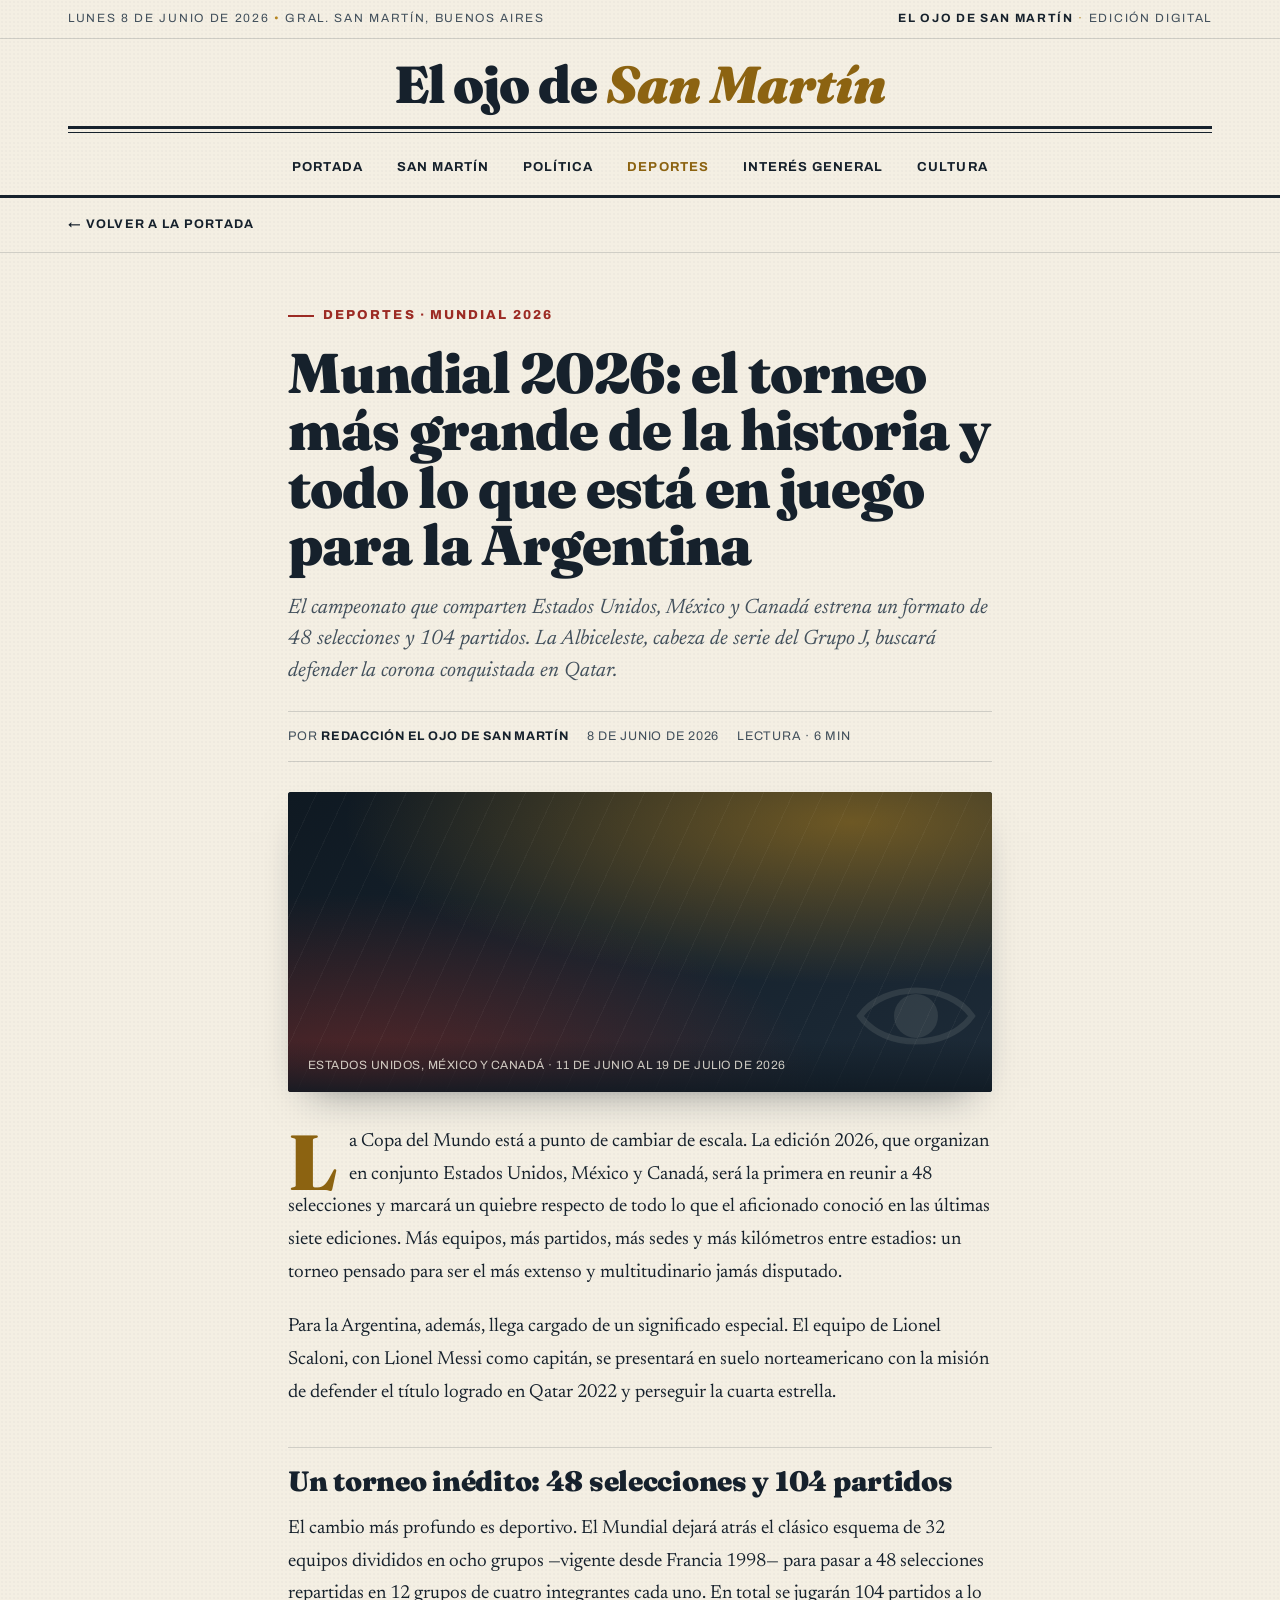
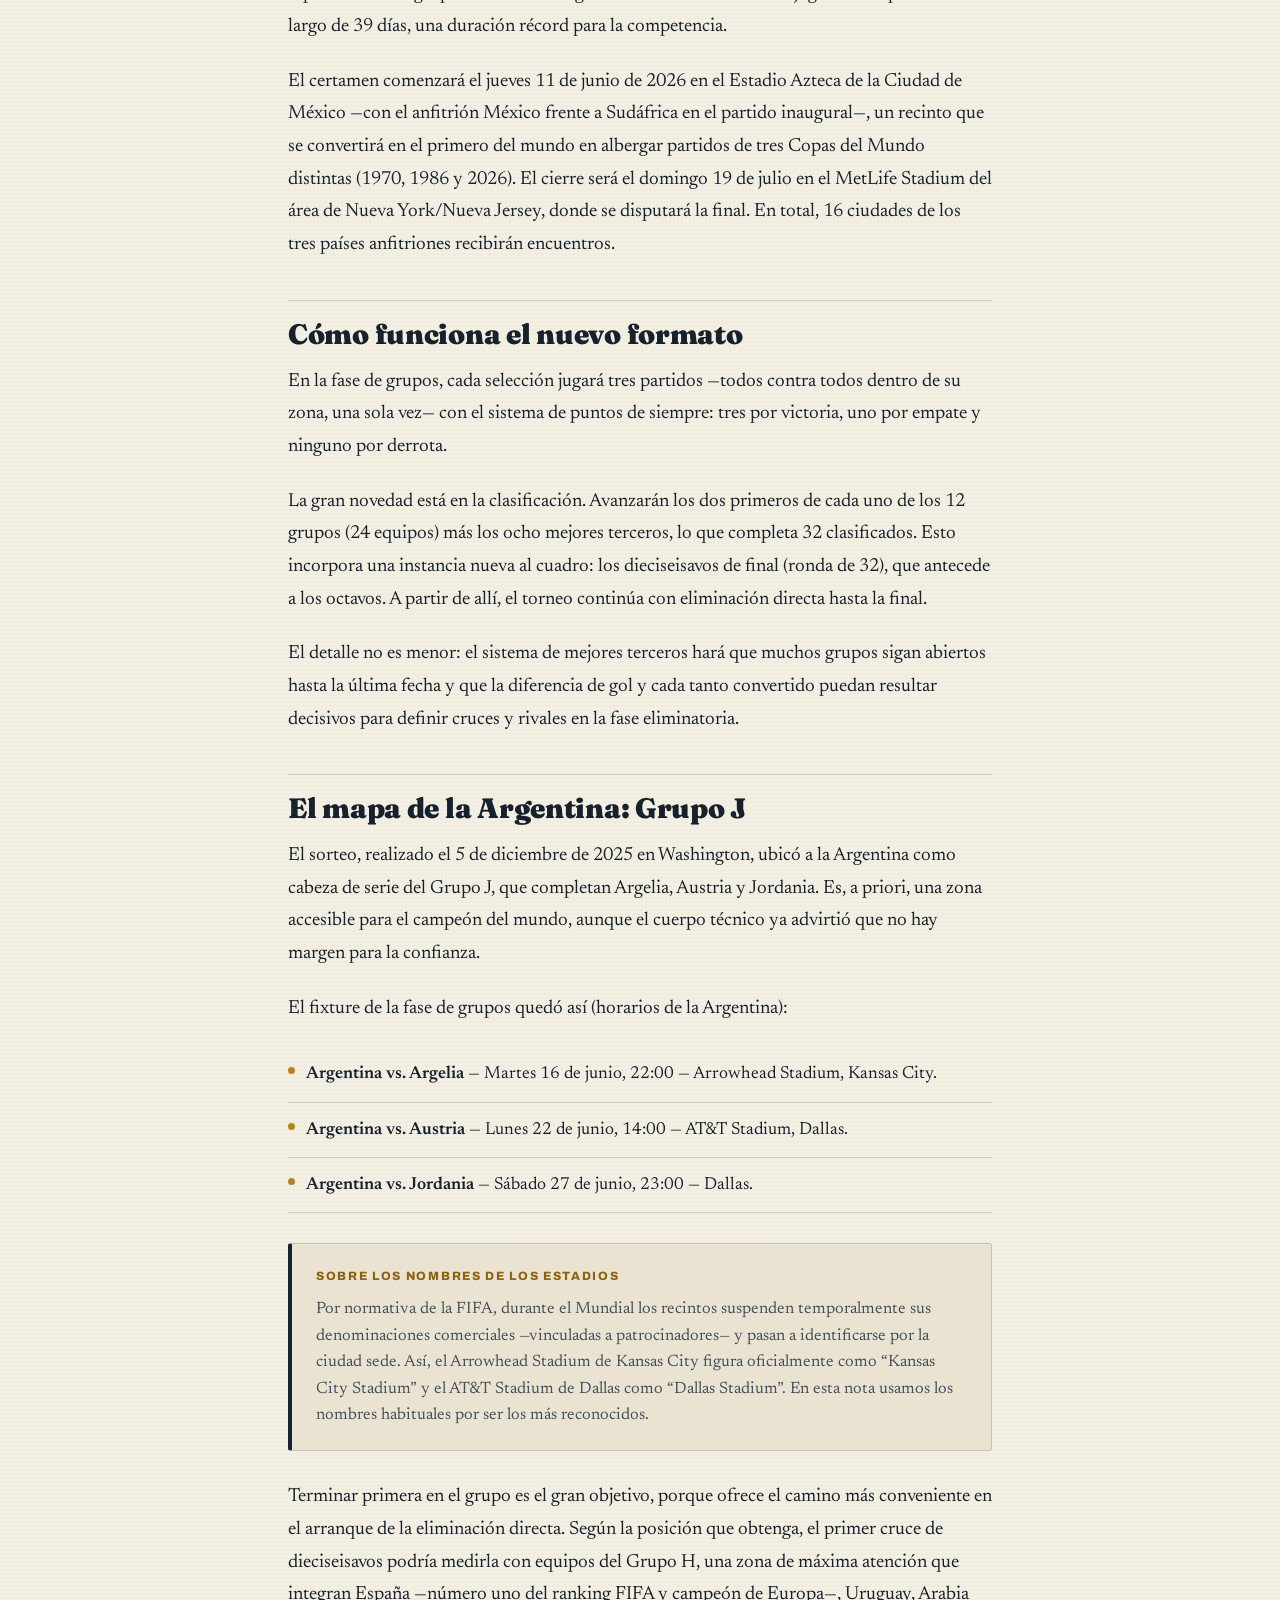
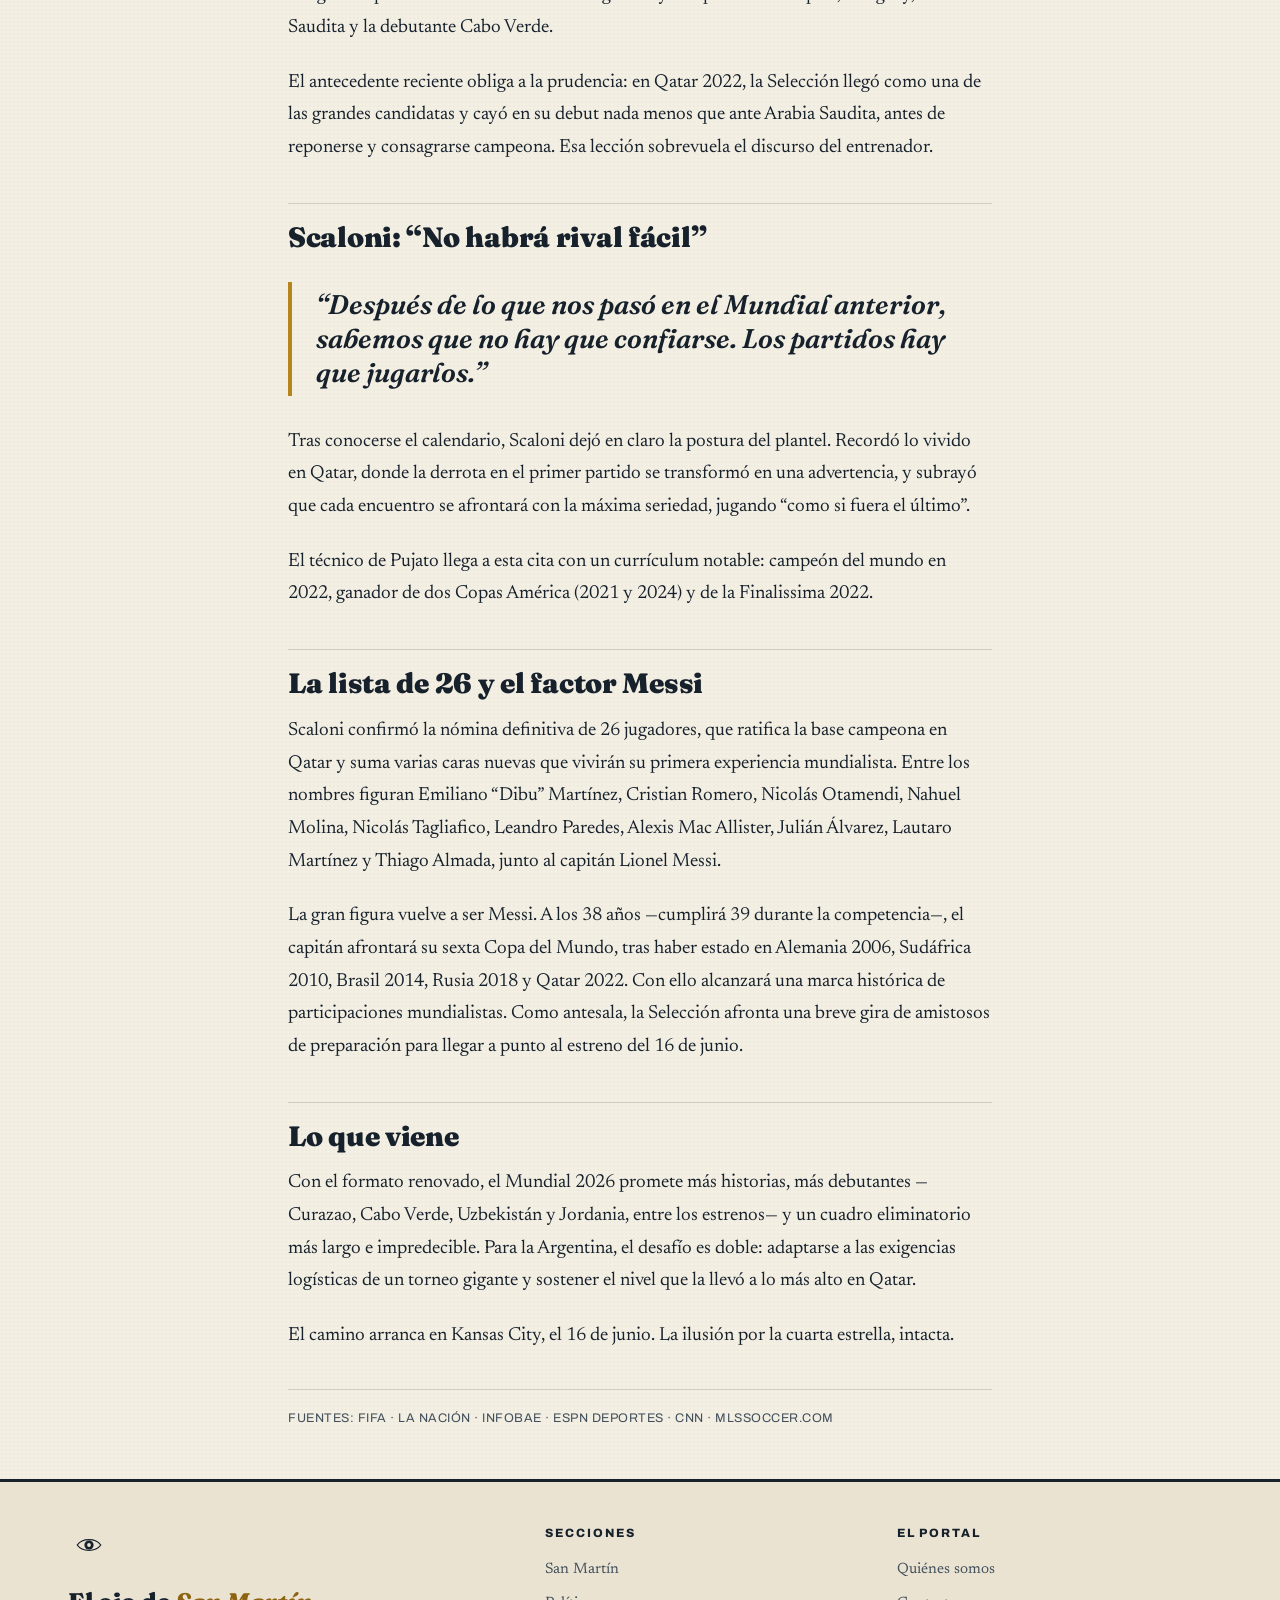
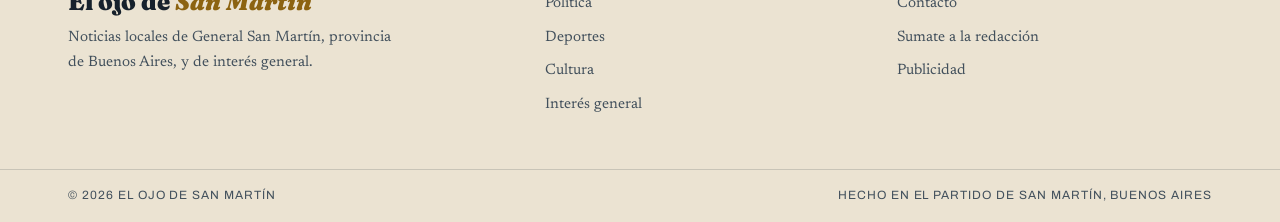
<file: mundial-2026.html>
<!DOCTYPE html>
<html lang="es">
<head>
<meta charset="UTF-8">
<meta name="viewport" content="width=device-width, initial-scale=1">
<title>Mundial 2026: todo lo que está en juego para la Argentina — El ojo de San Martín</title>
<meta name="description" content="El Mundial 2026 estrena un formato de 48 selecciones. La Albiceleste, cabeza de serie del Grupo J, va por la cuarta estrella.">

<!-- ===== Vista previa al compartir en redes (Open Graph / Twitter) =====
     IMPORTANTE: reemplazá https://elojodesanmartin.github.io por la dirección real de tu sitio. -->
<meta property="og:type" content="article">
<meta property="og:site_name" content="El ojo de San Martín">
<meta property="og:locale" content="es_AR">
<meta property="og:title" content="Mundial 2026: todo lo que está en juego para la Argentina">
<meta property="og:description" content="El torneo estrena un formato de 48 selecciones. La Albiceleste, cabeza de serie del Grupo J, va por la cuarta estrella.">
<meta property="og:url" content="https://elojodesanmartin.github.io/mundial-2026.html">
<meta property="og:image" content="https://elojodesanmartin.github.io/assets/og-mundial-2026.png">
<meta property="og:image:width" content="1200">
<meta property="og:image:height" content="630">
<meta property="og:image:alt" content="Mundial 2026 — El ojo de San Martín">
<meta name="twitter:card" content="summary_large_image">
<meta name="twitter:title" content="Mundial 2026: todo lo que está en juego para la Argentina">
<meta name="twitter:description" content="El torneo estrena un formato de 48 selecciones. La Albiceleste va por la cuarta estrella.">
<meta name="twitter:image" content="https://elojodesanmartin.github.io/assets/og-mundial-2026.png">

<link rel="icon" href="data:image/svg+xml,%3Csvg xmlns='http://www.w3.org/2000/svg' viewBox='0 0 100 100'%3E%3Crect width='100' height='100' fill='%23f4efe3'/%3E%3Cpath d='M22 50 C34 33 66 33 78 50 C66 67 34 67 22 50 Z' fill='none' stroke='%2316212c' stroke-width='6'/%3E%3Ccircle cx='50' cy='50' r='12' fill='%2316212c'/%3E%3C/svg%3E">
<link rel="stylesheet" href="styles.css">
</head>
<body>

<!-- ===== línea superior ===== -->
<div class="topline">
  <div class="wrap">
    <span>Lunes 8 de junio de 2026 <span class="dot">•</span> Gral. San Martín, Buenos Aires</span>
    <span><strong>El ojo de San Martín</strong> <span class="dot">·</span> Edición digital</span>
  </div>
</div>

<!-- ===== nameplate compacto ===== -->
<header class="masthead" style="padding:22px 0 12px">
  <div class="wrap">
    <a href="index.html" class="nameplate" style="font-size:clamp(30px,6vw,52px);display:inline-block">El ojo de <em>San Martín</em></a>
    <div class="rule-double" style="margin-top:12px"></div>
  </div>
</header>

<!-- ===== nav ===== -->
<nav class="sections">
  <div class="wrap">
    <a href="index.html">Portada</a>
    <a href="index.html#local">San Martín</a>
    <a href="index.html#politica">Política</a>
    <a href="index.html#deportes" class="active">Deportes</a>
    <a href="index.html#general">Interés general</a>
    <a href="index.html#cultura">Cultura</a>
  </div>
</nav>

<div class="backbar">
  <div class="wrap"><a href="index.html">← Volver a la portada</a></div>
</div>

<!-- ===== artículo ===== -->
<article class="article">

  <span class="kicker reveal">Deportes · Mundial 2026</span>
  <h1 class="reveal d1">Mundial 2026: el torneo más grande de la historia y todo lo que está en juego para la Argentina</h1>
  <p class="dek reveal d2">El campeonato que comparten Estados Unidos, México y Canadá estrena un formato de 48 selecciones y 104 partidos. La Albiceleste, cabeza de serie del Grupo J, buscará defender la corona conquistada en Qatar.</p>

  <div class="byline reveal d2">
    <span class="by">Por <strong>Redacción El ojo de San Martín</strong></span>
    <span>8 de junio de 2026</span>
    <span>Lectura · 6 min</span>
  </div>

  <div class="hero reveal d2">
    <div class="scene"></div>
    <svg class="eye-mark" viewBox="0 0 100 100"><path d="M22 50 C34 33, 66 33, 78 50 C66 67, 34 67, 22 50 Z" fill="none" stroke="currentColor" stroke-width="3"/><circle cx="50" cy="50" r="11" fill="currentColor"/></svg>
    <div class="cap">Estados Unidos, México y Canadá · 11 de junio al 19 de julio de 2026</div>
  </div>

  <div class="body">

    <p>La Copa del Mundo está a punto de cambiar de escala. La edición 2026, que organizan en conjunto Estados Unidos, México y Canadá, será la primera en reunir a 48 selecciones y marcará un quiebre respecto de todo lo que el aficionado conoció en las últimas siete ediciones. Más equipos, más partidos, más sedes y más kilómetros entre estadios: un torneo pensado para ser el más extenso y multitudinario jamás disputado.</p>

    <p>Para la Argentina, además, llega cargado de un significado especial. El equipo de Lionel Scaloni, con Lionel Messi como capitán, se presentará en suelo norteamericano con la misión de defender el título logrado en Qatar 2022 y perseguir la cuarta estrella.</p>

    <h2>Un torneo inédito: 48 selecciones y 104 partidos</h2>
    <p>El cambio más profundo es deportivo. El Mundial dejará atrás el clásico esquema de 32 equipos divididos en ocho grupos —vigente desde Francia 1998— para pasar a 48 selecciones repartidas en 12 grupos de cuatro integrantes cada uno. En total se jugarán 104 partidos a lo largo de 39 días, una duración récord para la competencia.</p>
    <p>El certamen comenzará el jueves 11 de junio de 2026 en el Estadio Azteca de la Ciudad de México —con el anfitrión México frente a Sudáfrica en el partido inaugural—, un recinto que se convertirá en el primero del mundo en albergar partidos de tres Copas del Mundo distintas (1970, 1986 y 2026). El cierre será el domingo 19 de julio en el MetLife Stadium del área de Nueva York/Nueva Jersey, donde se disputará la final. En total, 16 ciudades de los tres países anfitriones recibirán encuentros.</p>

    <h2>Cómo funciona el nuevo formato</h2>
    <p>En la fase de grupos, cada selección jugará tres partidos —todos contra todos dentro de su zona, una sola vez— con el sistema de puntos de siempre: tres por victoria, uno por empate y ninguno por derrota.</p>
    <p>La gran novedad está en la clasificación. Avanzarán los dos primeros de cada uno de los 12 grupos (24 equipos) más los ocho mejores terceros, lo que completa 32 clasificados. Esto incorpora una instancia nueva al cuadro: los dieciseisavos de final (ronda de 32), que antecede a los octavos. A partir de allí, el torneo continúa con eliminación directa hasta la final.</p>
    <p>El detalle no es menor: el sistema de mejores terceros hará que muchos grupos sigan abiertos hasta la última fecha y que la diferencia de gol y cada tanto convertido puedan resultar decisivos para definir cruces y rivales en la fase eliminatoria.</p>

    <h2>El mapa de la Argentina: Grupo J</h2>
    <p>El sorteo, realizado el 5 de diciembre de 2025 en Washington, ubicó a la Argentina como cabeza de serie del Grupo J, que completan Argelia, Austria y Jordania. Es, a priori, una zona accesible para el campeón del mundo, aunque el cuerpo técnico ya advirtió que no hay margen para la confianza.</p>

    <p>El fixture de la fase de grupos quedó así (horarios de la Argentina):</p>
    <ul>
      <li><strong>Argentina vs. Argelia</strong> — Martes 16 de junio, 22:00 — Arrowhead Stadium, Kansas City.</li>
      <li><strong>Argentina vs. Austria</strong> — Lunes 22 de junio, 14:00 — AT&amp;T Stadium, Dallas.</li>
      <li><strong>Argentina vs. Jordania</strong> — Sábado 27 de junio, 23:00 — Dallas.</li>
    </ul>

    <div class="aside">
      <div class="h">Sobre los nombres de los estadios</div>
      <p>Por normativa de la FIFA, durante el Mundial los recintos suspenden temporalmente sus denominaciones comerciales —vinculadas a patrocinadores— y pasan a identificarse por la ciudad sede. Así, el Arrowhead Stadium de Kansas City figura oficialmente como “Kansas City Stadium” y el AT&amp;T Stadium de Dallas como “Dallas Stadium”. En esta nota usamos los nombres habituales por ser los más reconocidos.</p>
    </div>

    <p>Terminar primera en el grupo es el gran objetivo, porque ofrece el camino más conveniente en el arranque de la eliminación directa. Según la posición que obtenga, el primer cruce de dieciseisavos podría medirla con equipos del Grupo H, una zona de máxima atención que integran España —número uno del ranking FIFA y campeón de Europa—, Uruguay, Arabia Saudita y la debutante Cabo Verde.</p>
    <p>El antecedente reciente obliga a la prudencia: en Qatar 2022, la Selección llegó como una de las grandes candidatas y cayó en su debut nada menos que ante Arabia Saudita, antes de reponerse y consagrarse campeona. Esa lección sobrevuela el discurso del entrenador.</p>

    <h2>Scaloni: “No habrá rival fácil”</h2>
    <div class="pullquote">“Después de lo que nos pasó en el Mundial anterior, sabemos que no hay que confiarse. Los partidos hay que jugarlos.”</div>
    <p>Tras conocerse el calendario, Scaloni dejó en claro la postura del plantel. Recordó lo vivido en Qatar, donde la derrota en el primer partido se transformó en una advertencia, y subrayó que cada encuentro se afrontará con la máxima seriedad, jugando “como si fuera el último”.</p>
    <p>El técnico de Pujato llega a esta cita con un currículum notable: campeón del mundo en 2022, ganador de dos Copas América (2021 y 2024) y de la Finalissima 2022.</p>

    <h2>La lista de 26 y el factor Messi</h2>
    <p>Scaloni confirmó la nómina definitiva de 26 jugadores, que ratifica la base campeona en Qatar y suma varias caras nuevas que vivirán su primera experiencia mundialista. Entre los nombres figuran Emiliano “Dibu” Martínez, Cristian Romero, Nicolás Otamendi, Nahuel Molina, Nicolás Tagliafico, Leandro Paredes, Alexis Mac Allister, Julián Álvarez, Lautaro Martínez y Thiago Almada, junto al capitán Lionel Messi.</p>
    <p>La gran figura vuelve a ser Messi. A los 38 años —cumplirá 39 durante la competencia—, el capitán afrontará su sexta Copa del Mundo, tras haber estado en Alemania 2006, Sudáfrica 2010, Brasil 2014, Rusia 2018 y Qatar 2022. Con ello alcanzará una marca histórica de participaciones mundialistas. Como antesala, la Selección afronta una breve gira de amistosos de preparación para llegar a punto al estreno del 16 de junio.</p>

    <h2>Lo que viene</h2>
    <p>Con el formato renovado, el Mundial 2026 promete más historias, más debutantes —Curazao, Cabo Verde, Uzbekistán y Jordania, entre los estrenos— y un cuadro eliminatorio más largo e impredecible. Para la Argentina, el desafío es doble: adaptarse a las exigencias logísticas de un torneo gigante y sostener el nivel que la llevó a lo más alto en Qatar.</p>
    <p>El camino arranca en Kansas City, el 16 de junio. La ilusión por la cuarta estrella, intacta.</p>

    <div class="sources">Fuentes: FIFA · La Nación · Infobae · ESPN Deportes · CNN · MLSSoccer.com</div>

  </div>
</article>

<!-- ===== footer ===== -->
<footer>
  <div class="wrap">
    <div class="brand">
      <svg class="eye" viewBox="0 0 100 100"><path d="M22 50 C34 33, 66 33, 78 50 C66 67, 34 67, 22 50 Z" fill="none" stroke="currentColor" stroke-width="3"/><circle cx="50" cy="50" r="11" fill="currentColor"/><circle cx="50" cy="50" r="4.5" fill="var(--paper-2)"/></svg>
      <div class="nm">El ojo de <em>San Martín</em></div>
      <p>Noticias locales de General San Martín, provincia de Buenos Aires, y de interés general.</p>
    </div>
    <div>
      <h4>Secciones</h4>
      <ul>
        <li><a href="index.html#local">San Martín</a></li>
        <li><a href="index.html#politica">Política</a></li>
        <li><a href="index.html#deportes">Deportes</a></li>
        <li><a href="index.html#cultura">Cultura</a></li>
        <li><a href="index.html#general">Interés general</a></li>
      </ul>
    </div>
    <div>
      <h4>El portal</h4>
      <ul>
        <li><a href="#">Quiénes somos</a></li>
        <li><a href="#">Contacto</a></li>
        <li><a href="#">Sumate a la redacción</a></li>
        <li><a href="#">Publicidad</a></li>
      </ul>
    </div>
  </div>
  <div class="colophon">
    <div class="wrap">
      <span>© 2026 El ojo de San Martín</span>
      <span>Hecho en el partido de San Martín, Buenos Aires</span>
    </div>
  </div>
</footer>

</body>
</html>
</file>
<file: styles.css>
/* =========================================================
   EL OJO DE SAN MARTÍN — hoja de estilos
   Estética: diario editorial contemporáneo
   Paleta: papel crema · tinta navy · oro sol de mayo
   ========================================================= */

@import url('https://fonts.googleapis.com/css2?family=Fraunces:ital,opsz,wght@0,9..144,400;0,9..144,600;0,9..144,900;1,9..144,400;1,9..144,600;1,9..144,900&family=Newsreader:ital,opsz,wght@0,6..72,400;0,6..72,500;0,6..72,600;1,6..72,400&family=Archivo:wght@500;600;700;800&display=swap');

:root{
  --paper:#f4efe3;
  --paper-2:#ebe3d2;
  --paper-3:#e2d9c4;
  --ink:#16212c;
  --ink-soft:#42505c;
  --gold:#b5841d;
  --gold-deep:#8c6311;
  --red:#9c2b24;
  --rule:rgba(22,33,44,.16);
  --rule-strong:rgba(22,33,44,.42);
  --max:1200px;
  --shadow:0 18px 40px -22px rgba(22,33,44,.55);
}

*{box-sizing:border-box;margin:0;padding:0}
html{scroll-behavior:smooth}

body{
  background-color:var(--paper);
  /* textura de papel sutil */
  background-image:
    radial-gradient(rgba(22,33,44,.025) 1px, transparent 1px);
  background-size:4px 4px;
  color:var(--ink);
  font-family:'Newsreader', Georgia, serif;
  font-size:18px;
  line-height:1.65;
  -webkit-font-smoothing:antialiased;
  text-rendering:optimizeLegibility;
}

a{color:inherit;text-decoration:none}

.wrap{max-width:var(--max);margin:0 auto;padding:0 28px}

/* ---------- línea superior ---------- */
.topline{
  border-bottom:1px solid var(--rule);
  font-family:'Archivo',sans-serif;
  font-size:12px;
  letter-spacing:.14em;
  text-transform:uppercase;
  color:var(--ink-soft);
}
.topline .wrap{
  display:flex;justify-content:space-between;align-items:center;
  gap:18px;padding-top:9px;padding-bottom:9px;flex-wrap:wrap;
}
.topline strong{color:var(--ink);font-weight:700}
.topline .dot{color:var(--gold)}

/* ---------- nameplate / masthead ---------- */
.masthead{
  text-align:center;
  padding:30px 0 18px;
  position:relative;
}
.masthead .eye{
  width:70px;height:70px;
  margin:0 auto 8px;
  display:block;
  color:var(--ink);
}
.masthead .eye .iris{transform-origin:center;animation:blink 7s ease-in-out 1.2s infinite}
@keyframes blink{0%,92%,100%{transform:scaleY(1)}95%{transform:scaleY(.08)}}

.nameplate{
  font-family:'Fraunces',serif;
  font-weight:900;
  font-size:clamp(38px,8.5vw,84px);
  line-height:.92;
  letter-spacing:-.02em;
  color:var(--ink);
}
.nameplate em{font-style:italic;color:var(--gold-deep)}
.tagline{
  font-family:'Archivo',sans-serif;
  font-size:12.5px;
  letter-spacing:.34em;
  text-transform:uppercase;
  color:var(--ink-soft);
  margin-top:12px;
}

/* doble regla del nameplate */
.rule-double{border-top:3px solid var(--ink);position:relative;margin-top:14px}
.rule-double::after{content:"";position:absolute;left:0;right:0;top:3px;height:1px;background:var(--ink)}

/* ---------- navegación de secciones ---------- */
.sections{
  border-bottom:3px solid var(--ink);
  position:sticky;top:0;z-index:40;
  background:var(--paper);
  background-image:radial-gradient(rgba(22,33,44,.025) 1px,transparent 1px);
  background-size:4px 4px;
}
.sections .wrap{
  display:flex;gap:6px;flex-wrap:wrap;justify-content:center;
  padding-top:10px;padding-bottom:10px;
}
.sections a{
  font-family:'Archivo',sans-serif;
  font-weight:700;font-size:13px;
  letter-spacing:.08em;text-transform:uppercase;
  padding:6px 14px;border-radius:2px;color:var(--ink);
  transition:color .18s,background .18s;
}
.sections a:hover{background:var(--ink);color:var(--paper)}
.sections a.active{color:var(--gold-deep)}

/* ---------- lead / nota destacada ---------- */
main{padding:34px 0 10px}

.lead{
  display:grid;grid-template-columns:1.15fr .85fr;gap:40px;align-items:center;
  border-bottom:1px solid var(--rule);
  padding-bottom:40px;margin-bottom:36px;
}
.lead .art{
  position:relative;border-radius:3px;overflow:hidden;
  min-height:360px;background:var(--ink);
  box-shadow:var(--shadow);
  display:flex;align-items:flex-end;
}
.lead .art .scene{
  position:absolute;inset:0;
  background:
    radial-gradient(120% 90% at 80% 10%, rgba(181,132,29,.55), transparent 60%),
    radial-gradient(120% 120% at 10% 100%, rgba(156,43,36,.5), transparent 55%),
    linear-gradient(150deg,#0f1922,#1d2b38);
}
.lead .art .scene::before{
  content:"";position:absolute;inset:0;
  background-image:repeating-linear-gradient(115deg,transparent 0 26px,rgba(244,239,227,.04) 26px 27px);
}
.lead .art .badge{
  position:absolute;top:18px;left:18px;
  font-family:'Archivo',sans-serif;font-weight:800;font-size:11px;
  letter-spacing:.18em;text-transform:uppercase;
  background:var(--gold);color:#1c1405;padding:7px 12px;border-radius:2px;
}
.lead .art .eye-mark{
  position:absolute;right:-30px;bottom:-30px;width:230px;height:230px;
  color:rgba(244,239,227,.10);
}
.lead .copy .kicker{
  font-family:'Archivo',sans-serif;font-weight:800;font-size:13px;
  letter-spacing:.16em;text-transform:uppercase;color:var(--red);
  display:inline-flex;align-items:center;gap:9px;margin-bottom:14px;
}
.lead .copy .kicker::before{content:"";width:26px;height:2px;background:var(--red)}
.lead h1{
  font-family:'Fraunces',serif;font-weight:900;
  font-size:clamp(30px,4.4vw,52px);line-height:1.02;letter-spacing:-.015em;
  margin-bottom:16px;
}
.lead .dek{font-size:19px;color:var(--ink-soft);max-width:46ch}
.lead .meta{
  font-family:'Archivo',sans-serif;font-size:12.5px;letter-spacing:.06em;
  text-transform:uppercase;color:var(--ink-soft);margin-top:18px;
}
.readmore{
  display:inline-flex;align-items:center;gap:10px;margin-top:22px;
  font-family:'Archivo',sans-serif;font-weight:700;font-size:14px;
  letter-spacing:.06em;text-transform:uppercase;
  border-bottom:2px solid var(--gold);padding-bottom:3px;color:var(--ink);
  transition:gap .2s,color .2s;
}
.readmore:hover{gap:16px;color:var(--gold-deep)}

/* ---------- grilla de notas ---------- */
.section-title{
  font-family:'Archivo',sans-serif;font-weight:800;font-size:13px;
  letter-spacing:.2em;text-transform:uppercase;color:var(--ink);
  display:flex;align-items:center;gap:14px;margin:0 0 22px;
}
.section-title::after{content:"";flex:1;height:1px;background:var(--rule-strong)}

.grid{
  display:grid;grid-template-columns:repeat(3,1fr);gap:1px;
  background:var(--rule);border:1px solid var(--rule);
  margin-bottom:44px;
}
.card{
  background:var(--paper);padding:24px 22px 26px;
  display:flex;flex-direction:column;min-height:240px;
  transition:background .2s;
}
.card:hover{background:var(--paper-2)}
.card .thumb{
  height:78px;border-radius:2px;margin-bottom:18px;position:relative;overflow:hidden;
}
.card .thumb.local{background:linear-gradient(135deg,#1d2b38,#33485a)}
.card .thumb.pol{background:linear-gradient(135deg,#7a2620,#b5841d)}
.card .thumb.cult{background:linear-gradient(135deg,#3b2a52,#9c2b24)}
.card .thumb.gen{background:linear-gradient(135deg,#1f3a34,#6a8f3a)}
.card .thumb::after{
  content:"";position:absolute;inset:0;
  background-image:repeating-linear-gradient(115deg,transparent 0 18px,rgba(244,239,227,.05) 18px 19px);
}
.card .kicker{
  font-family:'Archivo',sans-serif;font-weight:800;font-size:11px;
  letter-spacing:.14em;text-transform:uppercase;color:var(--gold-deep);
  margin-bottom:9px;
}
.card h3{
  font-family:'Fraunces',serif;font-weight:600;font-size:22px;
  line-height:1.12;letter-spacing:-.01em;margin-bottom:10px;
}
.card p{font-size:15.5px;color:var(--ink-soft);line-height:1.5}
.card .stamp{
  margin-top:auto;padding-top:14px;
  font-family:'Archivo',sans-serif;font-size:11.5px;letter-spacing:.06em;
  text-transform:uppercase;color:var(--ink-soft);
}

/* ---------- banda local ---------- */
.localband{
  background:var(--ink);color:var(--paper);border-radius:3px;
  padding:38px 34px;margin-bottom:48px;position:relative;overflow:hidden;
}
.localband::before{
  content:"";position:absolute;right:-60px;top:-60px;width:260px;height:260px;
  color:rgba(244,239,227,.06);
  background:radial-gradient(circle,rgba(181,132,29,.18),transparent 70%);
}
.localband .eye-mark{position:absolute;right:24px;bottom:-40px;width:200px;color:rgba(244,239,227,.07)}
.localband .label{
  font-family:'Archivo',sans-serif;font-weight:800;font-size:12px;
  letter-spacing:.2em;text-transform:uppercase;color:var(--gold);margin-bottom:14px;
}
.localband h2{
  font-family:'Fraunces',serif;font-weight:900;font-size:clamp(26px,4vw,40px);
  line-height:1.04;max-width:18ch;margin-bottom:16px;
}
.localband p{color:rgba(244,239,227,.78);max-width:54ch}

/* ---------- footer ---------- */
footer{
  border-top:3px solid var(--ink);background:var(--paper-2);
  margin-top:20px;
}
footer .wrap{
  display:grid;grid-template-columns:1.4fr 1fr 1fr;gap:36px;
  padding-top:42px;padding-bottom:42px;
}
footer .brand .eye{width:42px;height:42px;color:var(--ink);margin-bottom:12px}
footer .brand .nm{font-family:'Fraunces',serif;font-weight:900;font-size:24px;line-height:1}
footer .brand .nm em{font-style:italic;color:var(--gold-deep)}
footer .brand p{font-size:15px;color:var(--ink-soft);margin-top:12px;max-width:38ch}
footer h4{
  font-family:'Archivo',sans-serif;font-weight:800;font-size:12px;
  letter-spacing:.16em;text-transform:uppercase;margin-bottom:14px;color:var(--ink);
}
footer ul{list-style:none;font-size:15px}
footer li{margin-bottom:9px;color:var(--ink-soft)}
footer li a:hover{color:var(--gold-deep)}
.colophon{
  border-top:1px solid var(--rule);
  font-family:'Archivo',sans-serif;font-size:12px;letter-spacing:.08em;
  text-transform:uppercase;color:var(--ink-soft);
}
.colophon .wrap{display:flex;justify-content:space-between;gap:16px;flex-wrap:wrap;padding:16px 28px}

/* =========================================================
   PÁGINA DE NOTA
   ========================================================= */
.backbar{border-bottom:1px solid var(--rule)}
.backbar .wrap{padding:12px 28px}
.backbar a{
  font-family:'Archivo',sans-serif;font-weight:700;font-size:12.5px;
  letter-spacing:.1em;text-transform:uppercase;display:inline-flex;gap:9px;align-items:center;
}
.backbar a:hover{color:var(--gold-deep)}

.article{max-width:760px;margin:0 auto;padding:46px 28px 30px}
.article .kicker{
  font-family:'Archivo',sans-serif;font-weight:800;font-size:13px;
  letter-spacing:.16em;text-transform:uppercase;color:var(--red);
  display:inline-flex;align-items:center;gap:9px;margin-bottom:18px;
}
.article .kicker::before{content:"";width:26px;height:2px;background:var(--red)}
.article h1{
  font-family:'Fraunces',serif;font-weight:900;
  font-size:clamp(32px,5.4vw,56px);line-height:1.02;letter-spacing:-.018em;
  margin-bottom:20px;
}
.article .dek{
  font-family:'Newsreader',serif;font-style:italic;font-size:21px;
  color:var(--ink-soft);line-height:1.5;margin-bottom:24px;
}
.article .byline{
  display:flex;gap:18px;flex-wrap:wrap;align-items:center;
  font-family:'Archivo',sans-serif;font-size:12.5px;letter-spacing:.06em;
  text-transform:uppercase;color:var(--ink-soft);
  border-top:1px solid var(--rule);border-bottom:1px solid var(--rule);
  padding:14px 0;margin-bottom:30px;
}
.article .byline .by strong{color:var(--ink)}

.article .hero{
  height:300px;border-radius:3px;margin-bottom:34px;position:relative;overflow:hidden;
  box-shadow:var(--shadow);background:var(--ink);
}
.article .hero .scene{
  position:absolute;inset:0;
  background:
    radial-gradient(120% 90% at 80% 10%, rgba(181,132,29,.55), transparent 60%),
    radial-gradient(120% 120% at 10% 100%, rgba(156,43,36,.5), transparent 55%),
    linear-gradient(150deg,#0f1922,#1d2b38);
}
.article .hero .scene::before{
  content:"";position:absolute;inset:0;
  background-image:repeating-linear-gradient(115deg,transparent 0 26px,rgba(244,239,227,.04) 26px 27px);
}
.article .hero .eye-mark{position:absolute;right:-24px;bottom:-24px;width:200px;color:rgba(244,239,227,.10)}
.article .hero .cap{
  position:absolute;left:0;right:0;bottom:0;padding:16px 20px;
  background:linear-gradient(transparent,rgba(15,25,34,.85));
  font-family:'Archivo',sans-serif;font-size:12px;letter-spacing:.04em;
  text-transform:uppercase;color:rgba(244,239,227,.82);
}

.article .body{font-size:19px;line-height:1.72}
.article .body > p{margin-bottom:22px}
.article .body > p:first-of-type::first-letter{
  font-family:'Fraunces',serif;font-weight:900;float:left;
  font-size:78px;line-height:.72;padding:8px 12px 0 0;color:var(--gold-deep);
}
.article .body h2{
  font-family:'Fraunces',serif;font-weight:900;font-size:28px;line-height:1.1;
  letter-spacing:-.01em;margin:38px 0 16px;
  padding-top:18px;border-top:1px solid var(--rule);
}
.article .body strong{font-weight:600}
.article .body ul{list-style:none;margin:0 0 24px}
.article .body ul li{
  padding:12px 0 12px 18px;border-bottom:1px solid var(--rule);position:relative;font-size:17.5px;
}
.article .body ul li::before{content:"";position:absolute;left:0;top:20px;width:7px;height:7px;background:var(--gold);border-radius:50%}

.pullquote{
  font-family:'Fraunces',serif;font-style:italic;font-weight:600;
  font-size:27px;line-height:1.25;color:var(--ink);
  border-left:4px solid var(--gold);padding:6px 0 6px 24px;margin:30px 0;
}

.aside{
  background:var(--paper-2);border:1px solid var(--rule);border-left:4px solid var(--ink);
  border-radius:3px;padding:22px 24px;margin:30px 0;font-size:16.5px;
}
.aside .h{
  font-family:'Archivo',sans-serif;font-weight:800;font-size:12px;
  letter-spacing:.14em;text-transform:uppercase;color:var(--gold-deep);margin-bottom:10px;
}
.aside p{color:var(--ink-soft);line-height:1.6}

.sources{
  font-family:'Archivo',sans-serif;font-size:12.5px;letter-spacing:.04em;
  text-transform:uppercase;color:var(--ink-soft);
  border-top:1px solid var(--rule);margin-top:36px;padding-top:18px;
}

/* ---------- animación de entrada ---------- */
.reveal{opacity:0;transform:translateY(14px);animation:rise .7s cubic-bezier(.2,.7,.2,1) forwards}
.reveal.d1{animation-delay:.05s}
.reveal.d2{animation-delay:.15s}
.reveal.d3{animation-delay:.28s}
.reveal.d4{animation-delay:.4s}
@keyframes rise{to{opacity:1;transform:none}}
@media (prefers-reduced-motion:reduce){
  .reveal{animation:none;opacity:1;transform:none}
  .masthead .eye .iris{animation:none}
}

/* ---------- responsive ---------- */
@media (max-width:900px){
  .lead{grid-template-columns:1fr;gap:26px}
  .lead .art{min-height:260px;order:-1}
  .grid{grid-template-columns:1fr 1fr}
  footer .wrap{grid-template-columns:1fr 1fr}
}
@media (max-width:620px){
  body{font-size:17px}
  .wrap{padding:0 18px}
  .grid{grid-template-columns:1fr}
  footer .wrap{grid-template-columns:1fr}
  .article .body > p:first-of-type::first-letter{font-size:60px}
}
</file>
